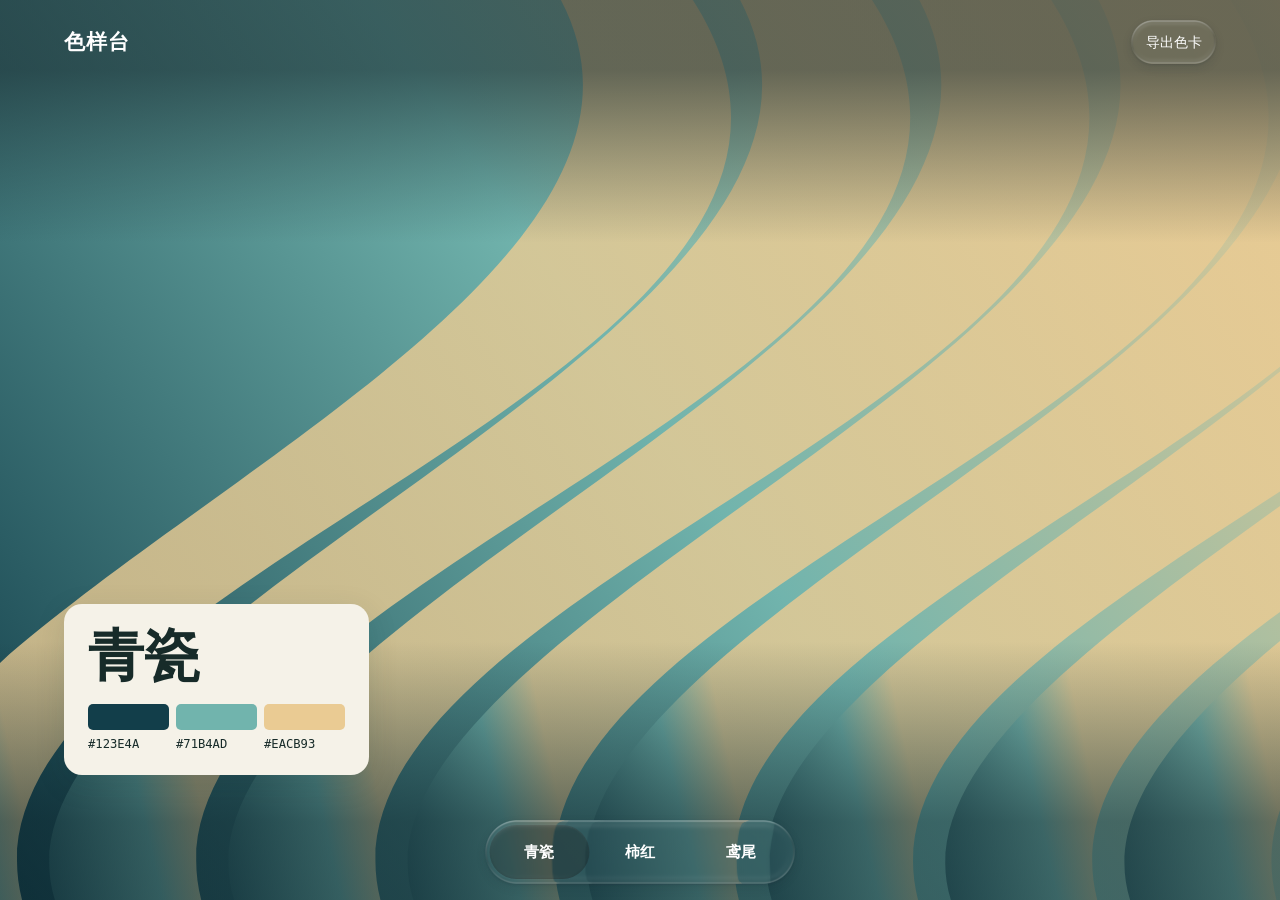
<file: skills/liquid-glass-ui/assets/starter.html>
<!doctype html>
<html lang="zh-CN">
<head>
  <meta charset="utf-8">
  <meta name="viewport" content="width=device-width,initial-scale=1,viewport-fit=cover">
  <meta name="theme-color" content="#234b4e">
  <title>色样台</title>
  <link rel="stylesheet" href="./liquid-glass.css">
  <style>
    * { box-sizing: border-box; }
    body { margin: 0; font-family: "DM Sans", "PingFang SC", system-ui, sans-serif; color: #172b29; background: #234b4e; }
    button { font: inherit; cursor: pointer; }
    .workbench { position: relative; isolation: isolate; display: flex; flex-direction: column; min-height: max(100svh, 490px);
      padding: max(20px, env(safe-area-inset-top)) clamp(18px, 5vw, 84px) max(16px, env(safe-area-inset-bottom)); }
    #field { position: absolute; inset: 0; width: 100%; height: 100%; z-index: -1; background: linear-gradient(125deg,#183e45,#6aab9f 55%,#eed9ac); }
    header { display: flex; align-items: center; justify-content: space-between; gap: 18px; }
    .wordmark { font-size: 1.3rem; color: white; letter-spacing: .06em; }
    .export { padding: .58em 1em; min-height: 44px; font-size: .9rem; }
    .palette { width: min(100%, 305px); padding: 24px; margin: auto 0 clamp(28px, 5vh, 60px);
      background: #f5f2e8; border-radius: 18px; box-shadow: 0 8px 30px #102c2d20; }
    h1 { margin: 0 0 20px; font-family: "Songti SC", "STSong", Georgia, serif; font-size: clamp(2.2rem, 5vw, 3.5rem); line-height: 1; }
    .values { display: flex; margin: 0; padding: 0; list-style: none; gap: 7px; }
    .values li { flex: 1; min-width: 0; }
    .values i { display: block; height: 26px; border-radius: 5px; background: var(--swatch); }
    .values code { display: block; padding-top: 7px; font: 500 .76rem ui-monospace, monospace; }
    .filters { align-self: center; inline-size: min(100%, 310px); min-height: clamp(54px, 15.15vw, 64px); font-weight: 600; font-size: .94rem; }
    @media (max-height: 450px) and (orientation: landscape) {
      .workbench { min-height: max(100svh, 290px); padding-block: 10px; }
      .palette { margin-bottom: 10px; padding: 14px; }
      h1 { margin-bottom: 10px; font-size: 2rem; }
    }
  </style>
</head>
<body>
  <main class="workbench">
    <canvas id="field" aria-hidden="true"></canvas>
    <header>
      <strong class="wordmark">色样台</strong>
      <button type="button" class="lg-surface lg-pill export">导出色卡</button>
    </header>
    <section class="palette" aria-labelledby="name">
      <h1 id="name" aria-live="polite">青瓷</h1>
      <ul class="values" aria-label="配色值">
        <li><i style="--swatch:#123E4A"></i><code>#123E4A</code></li>
        <li><i style="--swatch:#71B4AD"></i><code>#71B4AD</code></li>
        <li><i style="--swatch:#EACB93"></i><code>#EACB93</code></li>
      </ul>
    </section>
    <div class="lg-surface lg-segments filters" role="radiogroup" aria-label="选择配色">
      <label class="lg-choice"><input type="radio" name="palette" value="celadon" checked><span>青瓷</span></label>
      <label class="lg-choice"><input type="radio" name="palette" value="persimmon"><span>柿红</span></label>
      <label class="lg-choice"><input type="radio" name="palette" value="iris"><span>鸢尾</span></label>
    </div>
  </main>
  <script type="module">
    import {mountGlassSegments} from './glass-segments.js';
    import {mountGlassLens} from './liquid-lens.js';

    const palettes = {
      celadon:   {name:'青瓷', colors:['#123E4A','#71B4AD','#EACB93']},
      persimmon: {name:'柿红', colors:['#582D37','#D97048','#F1CA82']},
      iris:      {name:'鸢尾', colors:['#312947','#9689CB','#E6BBAB']}
    };
    let active = palettes.celadon;
    const field = document.querySelector('#field'), painter = field.getContext('2d');
    const group = document.querySelector('.filters');
    mountGlassSegments(group);
    function paintBackdrop(ctx) {
      const box = field.getBoundingClientRect();
      ctx.drawImage(field, box.left, box.top, box.width, box.height);
    }
    const lenses = [...document.querySelectorAll('.lg-surface')].map(surface => mountGlassLens(surface, paintBackdrop));

    // These are the actual palette swatches, drawn once and shared by the stage and the lens.
    function paint() {
      const {width:w, height:h} = field.getBoundingClientRect();
      if (!w || !h) return;
      const dpr = Math.min(devicePixelRatio || 1, 2);
      field.width = Math.round(w*dpr); field.height = Math.round(h*dpr);
      painter.setTransform(dpr, 0, 0, dpr, 0, 0);
      const [dark,mid,light] = active.colors;
      const background = painter.createLinearGradient(0,h,w,0);
      background.addColorStop(0,dark); background.addColorStop(.52,mid); background.addColorStop(1,light);
      painter.fillStyle = background; painter.fillRect(0,0,w,h);
      const step = Math.max(w*.14, h*.13);
      for (let i=-4; i<=8; i++) {
        const x = w*.5+i*step;
        const fold = painter.createLinearGradient(x-step*.70,h*.85,x+step*.45,h*.80);
        fold.addColorStop(0,dark); fold.addColorStop(.72,mid); fold.addColorStop(1,light);
        painter.globalAlpha = .81; painter.fillStyle = fold;
        painter.beginPath(); painter.moveTo(x+w*.44,-h*.1);
        painter.bezierCurveTo(x+w*.8,h*.35,x-w*.26,h*.72,x,h*1.08);
        painter.lineTo(x+step*.75,h*1.08);
        painter.bezierCurveTo(x-w*.12,h*.64,x+w*.94,h*.42,x+w*.54,-h*.1);
        painter.closePath(); painter.fill();
      }
      painter.globalAlpha = 1;
      // The scene and both lenses share the same visible top and bottom vignettes.
      const shade = painter.createLinearGradient(0, Math.min(70, h*.14), 0, h - Math.min(78, h*.16));
      shade.addColorStop(0,'rgba(17,34,40,.59)');
      shade.addColorStop(.23,'rgba(17,34,40,0)');
      shade.addColorStop(.76,'rgba(11,34,41,0)');
      shade.addColorStop(1,'rgba(11,34,41,.54)');
      painter.fillStyle = shade; painter.fillRect(0,0,w,h);
      for (const lens of lenses) lens.render();
    }
    group.addEventListener('change', event => {
      active = palettes[event.target.value];
      document.querySelector('#name').textContent = active.name;
      document.querySelectorAll('.values li').forEach((li,i) => {
        li.querySelector('i').style.setProperty('--swatch',active.colors[i]);
        li.querySelector('code').textContent = active.colors[i];
      });
      paint();
    });
    document.querySelector('.export').addEventListener('click', () => {
      const url = URL.createObjectURL(new Blob([JSON.stringify(active,null,2)], {type:'application/json'}));
      const link = document.createElement('a');
      link.href = url; link.download = active.name + '.json'; document.body.append(link);
      link.click(); link.remove(); setTimeout(() => URL.revokeObjectURL(url),1500);
    });
    new ResizeObserver(paint).observe(field);
    paint();
  </script>
</body>
</html>
</file>
<file: skills/liquid-glass-ui/assets/liquid-glass.css>
/* Seaside v29 glass surfaces and v17 selection. The shader shares the CSS tint. */
.lg-surface {
  --lg-tint-rgb: 226 235 241;
  --lg-opacity: .10;
  --lg-ink: #fff;
  --lg-solid: #34424c;
  --lg-selection: rgb(24 15 11 / .23);
  position: relative;
  isolation: isolate;
  box-sizing: border-box;
  border: 0;
  border-radius: var(--lg-radius, 24px);
  color: var(--lg-ink);
  background: var(--lg-solid);
  text-shadow: none;
  box-shadow: 0 3px 9px #16232d24;
}
.lg-surface.lg-pill { --lg-radius: 999px; }
@supports ((backdrop-filter: blur(1px)) or (-webkit-backdrop-filter: blur(1px))) {
  .lg-surface {
    background: rgb(var(--lg-tint-rgb) / var(--lg-opacity));
    -webkit-backdrop-filter: saturate(108%) brightness(.89) blur(1.25px);
    backdrop-filter: saturate(108%) brightness(.89) blur(1.25px);
  }
}
.lg-surface::before {
  content: "";
  position: absolute;
  inset: 0;
  z-index: -1;
  pointer-events: none;
  border-radius: inherit;
  background: linear-gradient(to bottom, #fff3, transparent 16%, transparent 88%, #fff9ed20);
  box-shadow: inset 0 1px 1px #f8fdff9c, inset 0 -1px 1px #fff6dda3,
    inset 1px 0 1px #12212755, inset -1px 0 1px #12212755;
}
.lg-surface[data-lg-rendered] {
  background: transparent;
  -webkit-backdrop-filter: none;
  backdrop-filter: none;
  box-shadow: 0 1px 2px #16232d20, 0 4px 10px #16232d21;
}
.lg-surface[data-lg-rendered]::before { display: none; }
.lg-glass-pixels { display: none; position: absolute; inset: 0; width: 100%; height: 100%; z-index: -1; pointer-events: none; max-width: none; }
.lg-surface[data-lg-rendered] > .lg-glass-pixels { display: block; }
.lg-surface :is(button, input, select, a):focus-visible { outline: 2px solid currentColor; outline-offset: 2px; }
:is(button, a).lg-surface:focus-visible { outline: 2px solid currentColor; outline-offset: 3px; }
@media (prefers-reduced-motion: no-preference) {
  :is(button, a).lg-surface:not([data-lg-rendered]) { transition: scale .15s ease-out; }
  :is(button, a).lg-surface:not([data-lg-rendered]):active { scale: .97; }
}

.lg-segments {
  --lg-radius: 999px;
  display: inline-flex;
  align-items: stretch;
  max-inline-size: 100%;
  padding: 4px;
  touch-action: pan-y pinch-zoom;
  user-select: none;
  -webkit-user-select: none;
}
.lg-choice {
  position: relative; z-index: 1;
  display: flex; flex: 1 1 auto; min-width: 0;
  cursor: pointer; -webkit-tap-highlight-color: transparent;
}
.lg-choice > input {
  position: absolute; width: 1px; height: 1px; margin: 0; padding: 0;
  overflow: hidden; clip-path: inset(50%); white-space: nowrap;
}
.lg-choice > span {
  box-sizing: border-box;
  display: inline-flex; flex: 1; gap: .4em; align-items: center; justify-content: center;
  min-block-size: 44px; padding: .35em clamp(.55em, 2.5vw, 1.1em);
  border-radius: inherit; color: inherit; text-shadow: none; text-align: center;
}
.lg-choice, .lg-thumb { border-radius: inherit; }
.lg-choice > span > svg { width: 1.2em; height: 1.2em; flex: none; }
.lg-segments.lg-stack .lg-choice > span { flex-direction: column; gap: .15em; }
.lg-choice > input:focus-visible + span { outline: 2px solid currentColor; outline-offset: -3px; }
.lg-choice > input:disabled + span { opacity: .5; cursor: default; }
.lg-segments:not([data-lg-segments]) .lg-choice > input:checked + span,
.lg-thumb { background: var(--lg-selection); box-shadow: inset 0 1px 2px #fff1, inset 0 -1px 2px #17100c14; }
.lg-thumb { position: absolute; left: 0; z-index: 0; pointer-events: none; transform-origin: center; }
.lg-thumb[hidden] { display: none; }
@media (prefers-reduced-transparency: reduce), (forced-colors: active) {
  .lg-surface, .lg-surface[data-lg-rendered] {
    background: var(--lg-solid); -webkit-backdrop-filter: none; backdrop-filter: none;
  }
  .lg-surface::before, .lg-surface[data-lg-rendered] > .lg-glass-pixels { display: none; }
}
@media (forced-colors: active) {
  .lg-surface, .lg-surface[data-lg-rendered] { color: CanvasText; background: Canvas; outline: 1px solid CanvasText; }
  .lg-thumb { display: none; }
  .lg-choice > input:checked + span { outline: 2px solid Highlight; outline-offset: -4px; }
  .lg-choice > input:focus-visible + span { outline-style: dashed; }
}
</file>
